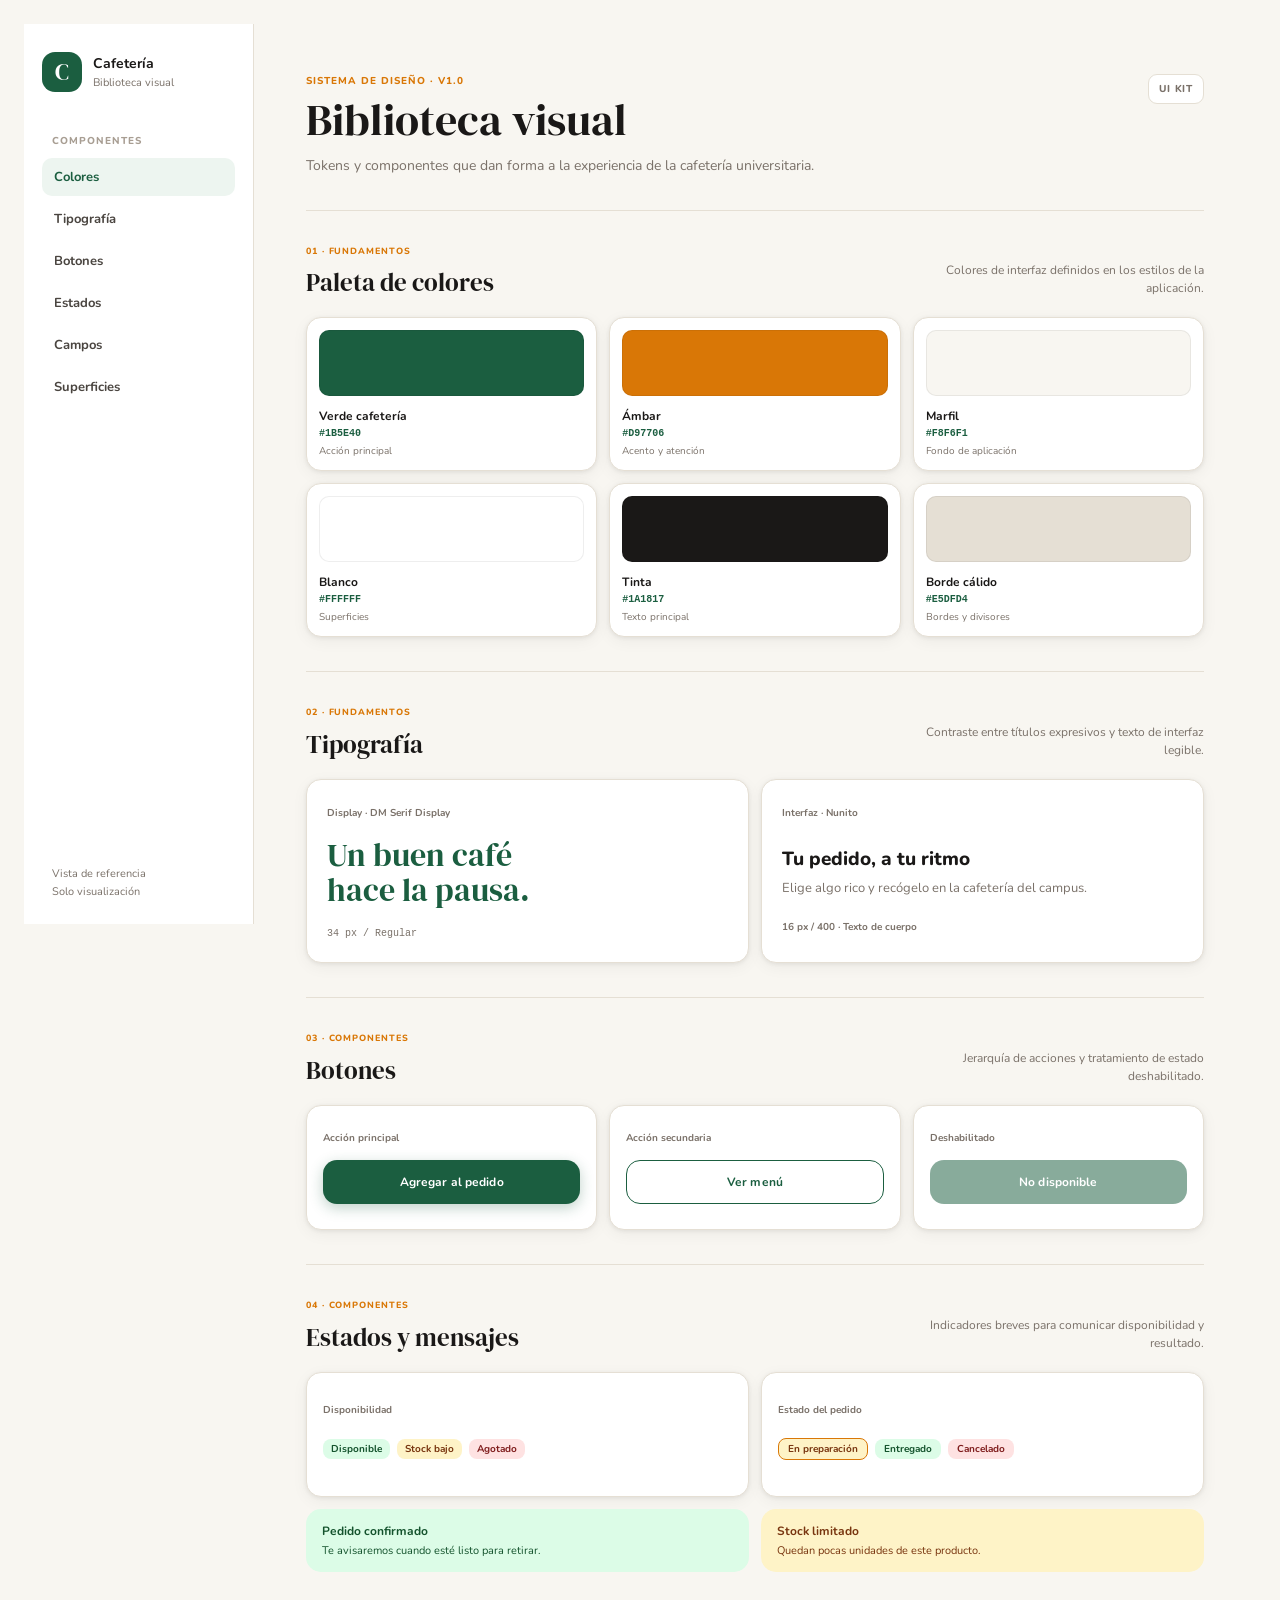
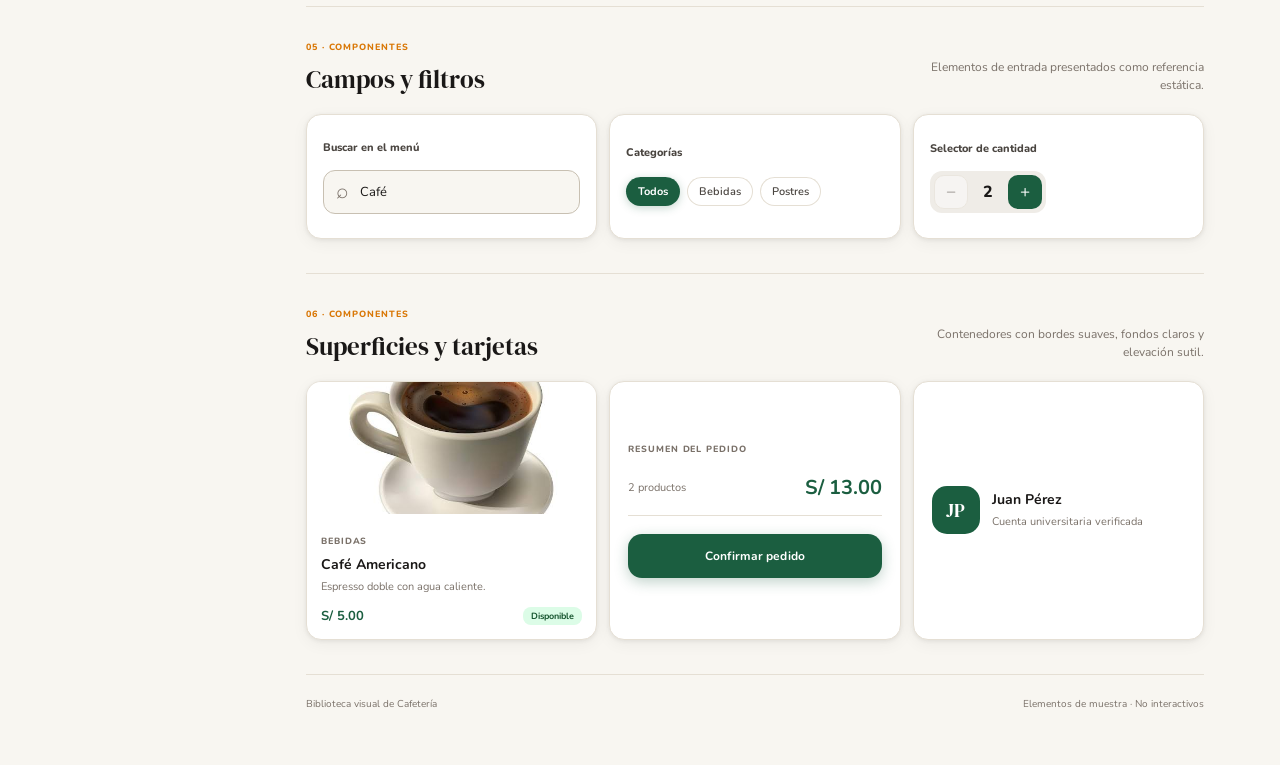
<file: design-system.html>
<!DOCTYPE html>
<html lang="es">
<head>
    <meta charset="UTF-8">
    <meta name="viewport" content="width=device-width, initial-scale=1.0">
    <meta name="theme-color" content="#f8f6f1">
    <title>Biblioteca visual · Cafetería</title>
    <link rel="stylesheet" href="css/crra.css">
    <link rel="stylesheet" href="css/design-system.css">
</head>
<body>
    <div class="ds-layout">
        <aside class="ds-sidebar">
            <a class="ds-brand" href="#inicio" aria-label="Biblioteca visual de Cafetería">
                <span class="ds-brand-mark">C</span>
                <span><strong>Cafetería</strong><small>Biblioteca visual</small></span>
            </a>
            <p class="ds-nav-label">Componentes</p>
            <nav class="ds-nav" aria-label="Secciones de la biblioteca">
                <a href="#colores">Colores</a>
                <a href="#tipografia">Tipografía</a>
                <a href="#botones">Botones</a>
                <a href="#estados">Estados</a>
                <a href="#campos">Campos</a>
                <a href="#superficies">Superficies</a>
            </nav>
            <p class="ds-sidebar-note">Vista de referencia<br>Solo visualización</p>
        </aside>

        <main class="ds-main" id="inicio">
            <header class="ds-page-header">
                <div>
                    <p class="eyebrow">Sistema de diseño · v1.0</p>
                    <h1>Biblioteca visual</h1>
                    <p class="ds-intro">Tokens y componentes que dan forma a la experiencia de la cafetería universitaria.</p>
                </div>
                <span class="ds-version">UI KIT</span>
            </header>

            <section class="ds-section" id="colores">
                <div class="ds-section-heading">
                    <div><p class="eyebrow">01 · Fundamentos</p><h2>Paleta de colores</h2></div>
                    <p>Colores de interfaz definidos en los estilos de la aplicación.</p>
                </div>
                <div class="ds-color-grid">
                    <article class="ds-color-card"><span class="ds-swatch" style="--swatch: #1b5e40"></span><strong>Verde cafetería</strong><code>#1B5E40</code><small>Acción principal</small></article>
                    <article class="ds-color-card"><span class="ds-swatch" style="--swatch: #d97706"></span><strong>Ámbar</strong><code>#D97706</code><small>Acento y atención</small></article>
                    <article class="ds-color-card"><span class="ds-swatch" style="--swatch: #f8f6f1"></span><strong>Marfil</strong><code>#F8F6F1</code><small>Fondo de aplicación</small></article>
                    <article class="ds-color-card"><span class="ds-swatch" style="--swatch: #ffffff"></span><strong>Blanco</strong><code>#FFFFFF</code><small>Superficies</small></article>
                    <article class="ds-color-card"><span class="ds-swatch" style="--swatch: #1a1817"></span><strong>Tinta</strong><code>#1A1817</code><small>Texto principal</small></article>
                    <article class="ds-color-card"><span class="ds-swatch" style="--swatch: #e5dfd4"></span><strong>Borde cálido</strong><code>#E5DFD4</code><small>Bordes y divisores</small></article>
                </div>
            </section>

            <section class="ds-section" id="tipografia">
                <div class="ds-section-heading">
                    <div><p class="eyebrow">02 · Fundamentos</p><h2>Tipografía</h2></div>
                    <p>Contraste entre títulos expresivos y texto de interfaz legible.</p>
                </div>
                <div class="ds-type-specimens">
                    <article class="ds-type-card">
                        <span class="ds-type-meta">Display · DM Serif Display</span>
                        <h3 class="ds-display-sample">Un buen café<br>hace la pausa.</h3>
                        <code>34 px / Regular</code>
                    </article>
                    <article class="ds-type-card">
                        <span class="ds-type-meta">Interfaz · Nunito</span>
                        <h3 class="ds-heading-sample">Tu pedido, a tu ritmo</h3>
                        <p>Elige algo rico y recógelo en la cafetería del campus.</p>
                        <span class="ds-type-meta">16 px / 400 · Texto de cuerpo</span>
                    </article>
                </div>
            </section>

            <section class="ds-section" id="botones">
                <div class="ds-section-heading">
                    <div><p class="eyebrow">03 · Componentes</p><h2>Botones</h2></div>
                    <p>Jerarquía de acciones y tratamiento de estado deshabilitado.</p>
                </div>
                <div class="ds-component-grid">
                    <article class="ds-component-card">
                        <span class="ds-type-meta">Acción principal</span>
                        <button class="action-button action-primary ds-demo-button" type="button">Agregar al pedido</button>
                    </article>
                    <article class="ds-component-card">
                        <span class="ds-type-meta">Acción secundaria</span>
                        <button class="action-button action-secondary ds-demo-button" type="button">Ver menú</button>
                    </article>
                    <article class="ds-component-card">
                        <span class="ds-type-meta">Deshabilitado</span>
                        <button class="action-button action-primary ds-demo-button" type="button" disabled>No disponible</button>
                    </article>
                </div>
            </section>

            <section class="ds-section" id="estados">
                <div class="ds-section-heading">
                    <div><p class="eyebrow">04 · Componentes</p><h2>Estados y mensajes</h2></div>
                    <p>Indicadores breves para comunicar disponibilidad y resultado.</p>
                </div>
                <div class="ds-state-grid">
                    <article class="ds-component-card">
                        <span class="ds-type-meta">Disponibilidad</span>
                        <div class="ds-badge-row">
                            <span class="stock-badge stock-available">Disponible</span>
                            <span class="stock-badge stock-low">Stock bajo</span>
                            <span class="stock-badge stock-out">Agotado</span>
                        </div>
                    </article>
                    <article class="ds-component-card">
                        <span class="ds-type-meta">Estado del pedido</span>
                        <div class="ds-badge-row">
                            <span class="status-badge status-preparing">En preparación</span>
                            <span class="status-badge status-done">Entregado</span>
                            <span class="status-badge status-cancelled">Cancelado</span>
                        </div>
                    </article>
                    <article class="ds-alert ds-alert-success"><strong>Pedido confirmado</strong><span>Te avisaremos cuando esté listo para retirar.</span></article>
                    <article class="ds-alert ds-alert-warning"><strong>Stock limitado</strong><span>Quedan pocas unidades de este producto.</span></article>
                </div>
            </section>

            <section class="ds-section" id="campos">
                <div class="ds-section-heading">
                    <div><p class="eyebrow">05 · Componentes</p><h2>Campos y filtros</h2></div>
                    <p>Elementos de entrada presentados como referencia estática.</p>
                </div>
                <div class="ds-component-grid">
                    <article class="ds-component-card">
                        <label class="ds-field-label" for="ds-search">Buscar en el menú</label>
                        <div class="ds-search-field"><span aria-hidden="true">⌕</span><input id="ds-search" type="text" value="Café" readonly></div>
                    </article>
                    <article class="ds-component-card">
                        <span class="ds-field-label">Categorías</span>
                        <div class="ds-badge-row"><span class="category-chip active">Todos</span><span class="category-chip">Bebidas</span><span class="category-chip">Postres</span></div>
                    </article>
                    <article class="ds-component-card">
                        <span class="ds-field-label">Selector de cantidad</span>
                        <div class="quantity-picker ds-quantity">
                            <button type="button" disabled aria-label="Disminuir cantidad">−</button>
                            <span>2</span>
                            <button type="button" aria-label="Aumentar cantidad">+</button>
                        </div>
                    </article>
                </div>
            </section>

            <section class="ds-section" id="superficies">
                <div class="ds-section-heading">
                    <div><p class="eyebrow">06 · Componentes</p><h2>Superficies y tarjetas</h2></div>
                    <p>Contenedores con bordes suaves, fondos claros y elevación sutil.</p>
                </div>
                <div class="ds-surface-grid">
                    <article class="ds-surface-card ds-product-card">
                        <img src="img/cafe.jpg" alt="Taza de café americano">
                        <div class="ds-product-body">
                            <span class="eyebrow">Bebidas</span>
                            <h3>Café Americano</h3>
                            <p>Espresso doble con agua caliente.</p>
                            <div class="ds-product-footer"><strong>S/ 5.00</strong><span class="stock-badge stock-available">Disponible</span></div>
                        </div>
                    </article>
                    <article class="ds-surface-card ds-summary-card">
                        <span class="eyebrow">Resumen del pedido</span>
                        <div><span>2 productos</span><strong>S/ 13.00</strong></div>
                        <button class="action-button action-primary ds-demo-button" type="button">Confirmar pedido</button>
                    </article>
                    <article class="ds-surface-card ds-profile-card">
                        <span class="ds-avatar">JP</span>
                        <div><h3>Juan Pérez</h3><p>Cuenta universitaria verificada</p></div>
                    </article>
                </div>
            </section>

            <footer class="ds-footer">Biblioteca visual de Cafetería <span>Elementos de muestra · No interactivos</span></footer>
        </main>
    </div>
</body>
</html>
</file>
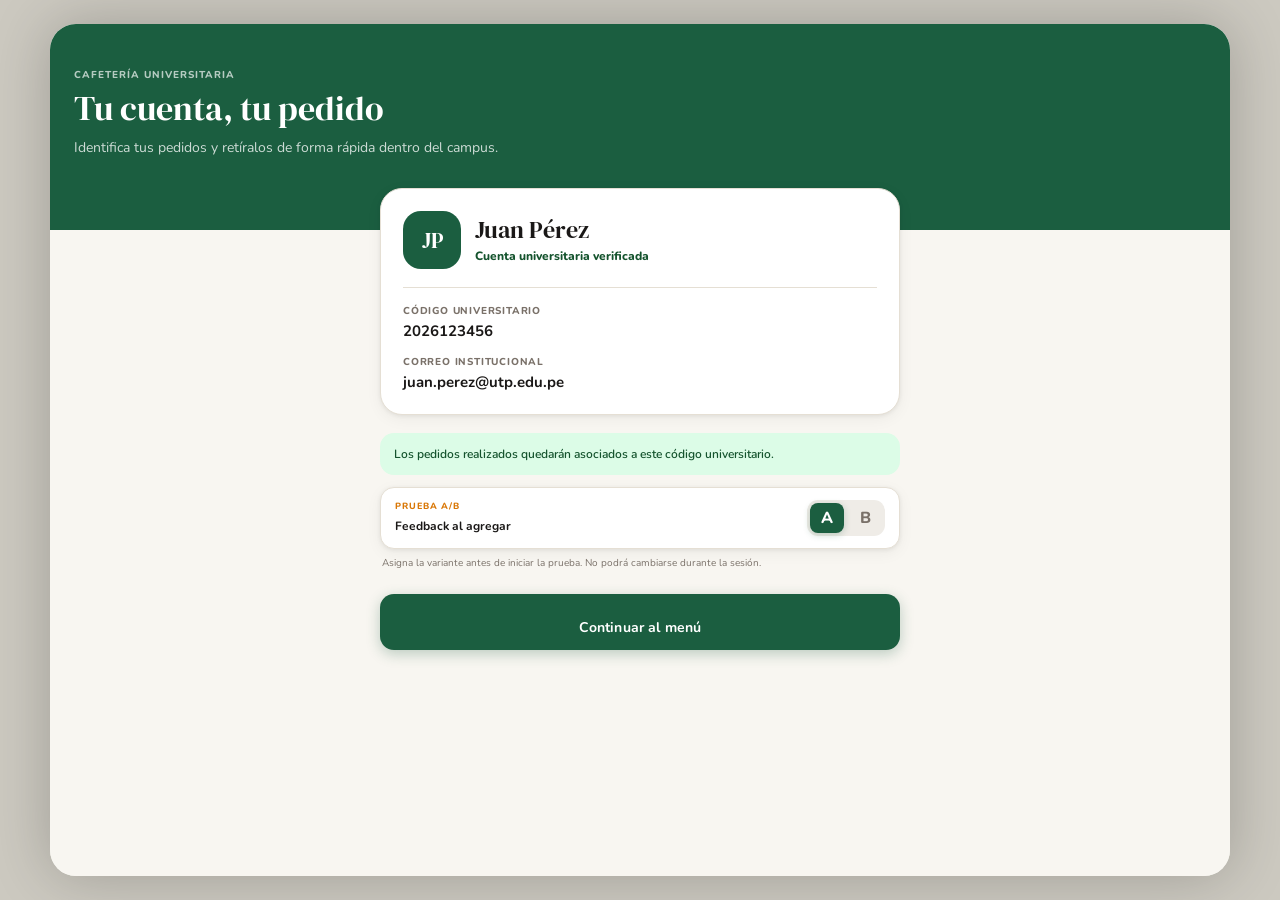
<file: index2.html>
<!DOCTYPE html>
<html lang="es">
<head>
    <meta charset="UTF-8">
    <meta name="viewport" content="width=device-width, initial-scale=1.0">
    <meta name="theme-color" content="#ffffff">
    <title>Sistema de pedidos - Cafetería</title>
    <link rel="stylesheet" href="css/crra.css">
    <script src="js/crra.js" defer></script>
</head>
<body>
    <main id="app" class="app-shell" aria-live="polite"></main>
    <div id="toast" class="toast" role="status" aria-live="polite"></div>
</body>
</html>
</file>
<file: css/crra.css>
@import url("https://fonts.googleapis.com/css2?family=DM+Serif+Display&family=Nunito:wght@400;500;600;700;800&display=swap");

:root {
    --ui-bg: #f8f6f1;
    --ui-canvas: #ccc9c0;
    --ui-primary: #1b5e40;
    --ui-primary-hover: #236b4a;
    --ui-primary-soft: #edf5f0;
    --ui-on-primary: #fff;
    --ui-accent: #d97706;
    --ui-success: #16a34a;
    --ui-success-bg: #dcfce7;
    --ui-success-text: #14532d;
    --ui-warning-bg: #fef3c7;
    --ui-warning-text: #78350f;
    --ui-danger: #dc2626;
    --ui-danger-bg: #fee2e2;
    --ui-danger-text: #7f1d1d;
    --ui-disabled: #6b7280;
    --ui-disabled-bg: #f3f4f6;
    --ui-surface: #fff;
    --ui-surface-muted: #efece7;
    --ui-border: #e5dfd4;
    --ui-border-strong: #c8c0b2;
    --ui-text: #1a1817;
    --ui-text-mid: #4a4540;
    --ui-text-muted: #7a7169;
    --ui-text-light: #a89e93;
    --ui-focus: #f59e0b;
    --ui-shadow: 0 1px 4px rgb(0 0 0 / 7%), 0 4px 16px rgb(0 0 0 / 5%);
    --ui-shadow-primary: 0 4px 14px rgb(27 94 64 / 28%);
    --font-display: "DM Serif Display", Georgia, serif;
    --font-sans: "Nunito", system-ui, sans-serif;
    font-family: var(--font-sans);
    color: var(--ui-text);
    background: var(--ui-canvas);
    font-synthesis: none;
    text-rendering: optimizeLegibility;
}

* {
    box-sizing: border-box;
    scrollbar-width: none;
}

*::-webkit-scrollbar {
    display: none;
}

body {
    min-width: 320px;
    min-height: 100vh;
    margin: 0;
    background: var(--ui-canvas);
}

button,
input {
    font: inherit;
}

button {
    color: inherit;
    -webkit-tap-highlight-color: transparent;
}

button:focus-visible,
input:focus-visible {
    outline: 3px solid var(--ui-focus);
    outline-offset: 3px;
}

.app-shell {
    position: relative;
    display: flex;
    width: 100%;
    max-width: 430px;
    min-height: 100vh;
    flex-direction: column;
    margin: 0 auto;
    overflow: hidden;
    background: var(--ui-bg);
    box-shadow: 0 0 60px rgb(0 0 0 / 22%);
}

.eyebrow {
    margin: 0;
    color: var(--ui-text-muted);
    font-size: 10px;
    font-weight: 800;
    letter-spacing: 0.1em;
    line-height: 1.4;
    text-transform: uppercase;
}

.account-screen,
.menu-screen,
.detail-screen,
.standard-screen,
.confirmation-screen {
    display: flex;
    min-height: 100dvh;
    flex-direction: column;
    background: var(--ui-bg);
    animation: screen-enter 240ms cubic-bezier(0.2, 0.8, 0.2, 1) both;
}

.account-hero {
    padding: 44px 24px 72px;
    color: var(--ui-on-primary);
    background: var(--ui-primary);
}

.account-hero .eyebrow {
    margin-bottom: 8px;
    color: rgb(255 255 255 / 68%);
}

.account-hero h1 {
    margin: 0;
    font-family: var(--font-display);
    font-size: 34px;
    font-weight: 400;
    line-height: 1.1;
}

.account-hero > p:last-child {
    max-width: 430px;
    margin: 10px 0 0;
    font-size: 14px;
    line-height: 1.5;
    opacity: 0.78;
}

.account-content {
    display: flex;
    flex: 1;
    flex-direction: column;
    margin-top: -42px;
    padding: 0 20px 24px;
}

.account-card,
.quantity-card,
.cart-item,
.modify-item,
.total-card,
.order-details,
.history-card,
.pickup-card,
.tracking-list {
    border: 1.5px solid var(--ui-border);
    border-radius: 20px;
    background: var(--ui-surface);
    box-shadow: var(--ui-shadow);
}

.account-card {
    padding: 22px;
    border-radius: 22px;
}

.account-identity {
    display: flex;
    align-items: center;
    gap: 14px;
    padding-bottom: 18px;
    border-bottom: 1px solid var(--ui-border);
}

.avatar {
    display: grid;
    width: 58px;
    height: 58px;
    flex: 0 0 auto;
    place-items: center;
    border-radius: 18px;
    color: var(--ui-on-primary);
    background: var(--ui-primary);
    font-family: var(--font-display);
    font-size: 22px;
}

.account-identity h2 {
    margin: 0;
    font-family: var(--font-display);
    font-size: 24px;
    font-weight: 400;
    line-height: 1.1;
}

.account-identity p {
    margin: 5px 0 0;
    color: var(--ui-success-text);
    font-size: 12px;
    font-weight: 800;
}

.account-fields {
    display: grid;
    gap: 14px;
    padding-top: 16px;
}

.account-fields span,
.account-fields strong {
    display: block;
}

.account-fields span {
    color: var(--ui-text-muted);
    font-size: 10px;
    font-weight: 800;
    letter-spacing: 0.08em;
    text-transform: uppercase;
}

.account-fields strong {
    margin-top: 3px;
    font-size: 15px;
    overflow-wrap: anywhere;
}

.account-notice {
    margin: 18px 0 12px;
    padding: 12px 14px;
    border-radius: 14px;
    color: var(--ui-success-text);
    background: var(--ui-success-bg);
    font-size: 12px;
    font-weight: 600;
    line-height: 1.5;
}

.variant-card {
    display: flex;
    align-items: center;
    justify-content: space-between;
    gap: 16px;
    padding: 12px 14px;
    border: 1px solid var(--ui-border);
    border-radius: 14px;
    background: var(--ui-surface);
    box-shadow: var(--ui-shadow);
}

.variant-eyebrow {
    margin: 0 0 2px;
    color: var(--ui-accent);
    font-size: 9px;
    font-weight: 800;
    letter-spacing: 0.1em;
    text-transform: uppercase;
}

.variant-card strong {
    font-size: 12px;
}

.variant-control {
    display: flex;
    gap: 4px;
    padding: 3px;
    border-radius: 11px;
    background: var(--ui-surface-muted);
}

.variant-control button {
    min-width: 34px;
    height: 30px;
    border: 0;
    border-radius: 8px;
    color: var(--ui-text-muted);
    background: transparent;
    cursor: pointer;
    font-weight: 800;
}

.variant-control button[aria-pressed="true"] {
    color: white;
    background: var(--ui-primary);
    box-shadow: 0 2px 7px rgb(27 94 64 / 24%);
}

.variant-control button:disabled {
    cursor: default;
    opacity: 0.6;
}

.variant-help {
    margin: 7px 2px 0;
    color: var(--ui-text-muted);
    font-size: 10px;
    line-height: 1.4;
}

.action-button {
    display: flex;
    width: 100%;
    min-height: 48px;
    align-items: center;
    justify-content: center;
    gap: 8px;
    padding: 13px 20px;
    border: 0;
    border-radius: 14px;
    cursor: pointer;
    font-size: 14px;
    font-weight: 700;
    letter-spacing: 0.01em;
    transition: transform 150ms ease, background-color 150ms ease, box-shadow 150ms ease;
}

.action-button:hover:not(:disabled) {
    transform: translateY(-1px);
}

.action-button:active:not(:disabled) {
    transform: translateY(1px) scale(0.985);
}

.action-button:disabled {
    cursor: not-allowed;
    opacity: 0.52;
    box-shadow: none;
}

.action-primary {
    color: white;
    background: var(--ui-primary);
    box-shadow: var(--ui-shadow-primary);
}

.action-primary:hover:not(:disabled) {
    background: var(--ui-primary-hover);
}

.action-secondary {
    border: 1.5px solid var(--ui-primary);
    color: var(--ui-primary);
    background: var(--ui-surface);
}

.action-secondary:hover:not(:disabled) {
    background: var(--ui-primary-soft);
}

.account-content > .action-button {
    margin-top: auto;
    padding-top: 24px;
}

.account-content > .action-button.action-primary {
    margin-top: 24px;
}

.spinner {
    width: 14px;
    height: 14px;
    border: 2px solid rgb(255 255 255 / 45%);
    border-top-color: white;
    border-radius: 50%;
    animation: ui-spin 700ms linear infinite;
}

.menu-hero {
    flex-shrink: 0;
    padding: 40px 20px 22px;
    color: white;
    background: var(--ui-primary);
}

.menu-heading {
    display: flex;
    align-items: flex-start;
    justify-content: space-between;
    gap: 12px;
    margin-bottom: 18px;
}

.menu-heading .eyebrow {
    margin-bottom: 4px;
    color: rgb(255 255 255 / 55%);
}

.menu-heading h1 {
    margin: 0;
    font-family: var(--font-display);
    font-size: 28px;
    font-weight: 400;
    line-height: 1.1;
}

.menu-icons {
    display: flex;
    gap: 8px;
}

.menu-icons button,
.floating-cart,
.floating-back {
    position: relative;
    display: grid;
    width: 44px;
    height: 44px;
    flex: 0 0 auto;
    place-items: center;
    border: 1.5px solid rgb(255 255 255 / 20%);
    border-radius: 14px;
    color: white;
    background: rgb(255 255 255 / 12%);
    cursor: pointer;
}

.menu-icons button:hover {
    background: rgb(255 255 255 / 22%);
}

.menu-icons svg,
.floating-cart svg,
.floating-back svg,
.search-box svg {
    stroke: currentColor;
}

.cart-badge {
    position: absolute;
    top: -6px;
    right: -6px;
    display: grid;
    min-width: 18px;
    height: 18px;
    place-items: center;
    padding: 0 4px;
    border: 2px solid var(--ui-primary);
    border-radius: 50px;
    color: white;
    background: var(--ui-accent);
    font-size: 9px;
    font-weight: 800;
}

.search-box {
    display: flex;
    min-height: 46px;
    align-items: center;
    gap: 12px;
    padding: 0 14px;
    border: 1.5px solid rgb(255 255 255 / 20%);
    border-radius: 14px;
    color: rgb(255 255 255 / 60%);
    background: rgb(255 255 255 / 12%);
}

.search-box input {
    width: 100%;
    min-width: 0;
    padding: 12px 0;
    border: 0;
    outline: 0;
    color: white;
    background: transparent;
    font-size: 14px;
}

.search-box input::placeholder {
    color: rgb(255 255 255 / 62%);
}

.menu-categories {
    display: flex;
    flex-shrink: 0;
    gap: 8px;
    overflow-x: auto;
    padding: 14px 20px 8px;
}

.category-chip {
    flex: 0 0 auto;
    padding: 8px 18px;
    border: 0;
    border-radius: 50px;
    color: var(--ui-text-mid);
    background: var(--ui-surface);
    box-shadow: inset 0 0 0 1px var(--ui-border);
    cursor: pointer;
    font-size: 13px;
    font-weight: 600;
}

.category-chip.active {
    color: white;
    background: var(--ui-primary);
    box-shadow: 0 2px 8px rgb(27 94 64 / 25%);
    font-weight: 700;
}

.product-list {
    flex: 1;
    overflow-y: auto;
    padding: 8px 20px 20px;
}

.product-grid {
    display: grid;
    grid-template-columns: repeat(2, minmax(0, 1fr));
    gap: 12px;
}

.product-card {
    position: relative;
    display: block;
    min-width: 0;
    padding: 0;
    overflow: hidden;
    border: 1.5px solid var(--ui-border);
    border-radius: 18px;
    background: var(--ui-surface);
    box-shadow: var(--ui-shadow);
    cursor: pointer;
    text-align: left;
    transition: transform 200ms ease, box-shadow 200ms ease;
}

.product-card:not(:disabled):hover {
    transform: translateY(-3px);
    box-shadow: 0 8px 24px rgb(27 94 64 / 14%);
}

.product-card:disabled {
    cursor: not-allowed;
    opacity: 0.6;
}

.product-image {
    position: relative;
    display: block;
    height: 110px;
    overflow: hidden;
    background: var(--ui-surface-muted);
}

.product-image img,
.cart-item-image img,
.detail-hero > img {
    display: block;
    width: 100%;
    height: 100%;
    object-fit: cover;
}

.sold-out-cover {
    position: absolute;
    inset: 0;
    display: flex;
    align-items: center;
    justify-content: center;
    background: rgb(0 0 0 / 35%);
}

.sold-out-cover strong {
    padding: 4px 10px;
    border-radius: 8px;
    color: white;
    background: var(--ui-danger);
    font-size: 10px;
}

.item-count {
    position: absolute;
    top: 8px;
    right: 8px;
    padding: 2px 7px;
    border-radius: 8px;
    color: white;
    background: var(--ui-accent);
    font-size: 10px;
    font-weight: 800;
}

.product-info {
    display: block;
    padding: 10px 12px 12px;
}

.product-info > strong {
    display: block;
    min-height: 17px;
    margin-bottom: 5px;
    color: var(--ui-text);
    font-size: 12px;
    line-height: 1.3;
}

.product-price-row {
    display: flex;
    align-items: center;
    justify-content: space-between;
    gap: 4px;
    margin-bottom: 8px;
}

.product-price-row > b {
    color: var(--ui-primary);
    font-size: 13px;
    font-weight: 800;
}

.stock-badge {
    display: inline-flex;
    align-items: center;
    gap: 5px;
    padding: 3px 8px;
    border-radius: 8px;
    font-size: 10px;
    font-weight: 700;
    white-space: nowrap;
}

.stock-available {
    color: var(--ui-success-text);
    background: var(--ui-success-bg);
}

.stock-low {
    color: var(--ui-warning-text);
    background: var(--ui-warning-bg);
}

.stock-out {
    color: var(--ui-danger-text);
    background: var(--ui-danger-bg);
}

.product-add-label {
    display: block;
    padding: 5px 0;
    border-radius: 8px;
    color: white;
    background: var(--ui-primary);
    font-size: 11px;
    font-weight: 700;
    text-align: center;
}

.product-card:disabled .product-add-label {
    color: var(--ui-disabled);
    background: var(--ui-disabled-bg);
}

.menu-cart-footer {
    flex-shrink: 0;
    padding: 12px 20px 28px;
    border-top: 1px solid var(--ui-border);
    background: var(--ui-bg);
}

.cart-summary-button {
    display: flex;
    width: 100%;
    min-height: 54px;
    align-items: center;
    justify-content: space-between;
    gap: 10px;
    padding: 12px 16px;
    border: 0;
    border-radius: 16px;
    color: white;
    background: var(--ui-primary);
    box-shadow: var(--ui-shadow-primary);
    cursor: pointer;
}

.cart-summary-button span:last-child {
    font-size: 13px;
    font-weight: 700;
}

.cart-summary-count {
    display: grid;
    width: 26px;
    height: 26px;
    place-items: center;
    border-radius: 8px;
    color: white;
    background: var(--ui-accent);
    font-size: 11px;
    font-weight: 800;
}

.empty-state {
    padding: 48px 20px;
    color: var(--ui-text-muted);
    font-size: 14px;
    text-align: center;
}

.empty-state p {
    margin: 10px 0 0;
}

.detail-hero {
    position: relative;
    height: 260px;
    flex: 0 0 auto;
    overflow: hidden;
    background: var(--ui-surface-muted);
}

.detail-overlay {
    position: absolute;
    inset: 0;
    background: linear-gradient(to bottom, rgb(0 0 0 / 25%), transparent 40%, rgb(0 0 0 / 55%));
}

.floating-back,
.floating-cart {
    position: absolute;
    z-index: 1;
    top: 44px;
    width: 40px;
    height: 40px;
    border: 0;
    border-radius: 12px;
    color: var(--ui-text);
    background: rgb(255 255 255 / 90%);
    box-shadow: var(--ui-shadow);
}

.floating-back {
    left: 16px;
}

.floating-cart {
    right: 16px;
}

.floating-cart .cart-badge {
    border-color: white;
}

.detail-title {
    position: absolute;
    right: 20px;
    bottom: 16px;
    left: 20px;
    color: white;
}

.detail-title .eyebrow {
    margin-bottom: 4px;
    color: rgb(255 255 255 / 75%);
}

.detail-title h1 {
    margin: 0;
    font-family: var(--font-display);
    font-size: 28px;
    font-weight: 400;
    line-height: 1.1;
}

.detail-content {
    display: flex;
    flex: 1;
    flex-direction: column;
    gap: 16px;
    overflow-y: auto;
    padding: 20px 20px 28px;
}

.detail-summary {
    display: flex;
    align-items: flex-start;
    justify-content: space-between;
    gap: 14px;
}

.detail-description {
    margin: 0 0 10px;
    color: var(--ui-text-muted);
    font-size: 14px;
    line-height: 1.6;
}

.detail-price {
    flex: 0 0 auto;
    text-align: right;
}

.detail-price span,
.subtotal span {
    display: block;
    color: var(--ui-text-muted);
    font-size: 11px;
    font-weight: 600;
}

.detail-price strong {
    color: var(--ui-primary);
    font-size: 26px;
    line-height: 1.1;
    white-space: nowrap;
}

.quantity-card {
    padding: 18px 20px;
    border-radius: 18px;
}

.quantity-card h2 {
    margin: 0 0 14px;
    color: var(--ui-text-mid);
    font-size: 11px;
    font-weight: 700;
    letter-spacing: 0.08em;
    text-transform: uppercase;
}

.quantity-card-row,
.quantity-picker {
    display: flex;
    align-items: center;
}

.quantity-card-row {
    justify-content: space-between;
    gap: 12px;
}

.quantity-picker {
    gap: 4px;
    padding: 4px;
    border-radius: 12px;
    background: var(--ui-surface-muted);
}

.quantity-picker button {
    display: grid;
    width: 34px;
    height: 34px;
    place-items: center;
    border: 1.5px solid var(--ui-border);
    border-radius: 10px;
    color: var(--ui-text-mid);
    background: var(--ui-surface);
    cursor: pointer;
}

.quantity-picker button:last-child {
    border-color: transparent;
    color: white;
    background: var(--ui-primary);
}

.quantity-picker button:disabled {
    cursor: not-allowed;
    opacity: 0.45;
}

.quantity-picker span {
    width: 32px;
    color: var(--ui-text);
    font-size: 16px;
    font-weight: 800;
    text-align: center;
}

.subtotal {
    text-align: right;
}

.subtotal strong {
    color: var(--ui-accent);
    font-size: 20px;
    font-weight: 800;
}

.stock-warning {
    margin: 10px 0 0;
    padding: 6px 10px;
    border-radius: 8px;
    color: var(--ui-warning-text);
    background: var(--ui-warning-bg);
    font-size: 11px;
    font-weight: 600;
}

.screen-header {
    display: flex;
    flex-shrink: 0;
    align-items: center;
    gap: 12px;
    padding: 40px 20px 22px;
    color: white;
    background: var(--ui-primary);
}

.screen-header .eyebrow {
    margin-bottom: 3px;
    color: rgb(255 255 255 / 60%);
}

.screen-header h1 {
    margin: 0;
    font-family: var(--font-display);
    font-size: 24px;
    font-weight: 400;
    line-height: 1.1;
}

.back-button {
    display: grid;
    width: 38px;
    height: 38px;
    flex: 0 0 auto;
    place-items: center;
    border: 0;
    border-radius: 12px;
    color: white;
    background: rgb(255 255 255 / 15%);
    cursor: pointer;
}

.scroll-content {
    flex: 1;
    overflow-y: auto;
    padding: 16px 20px;
}

.cart-items,
.modify-items {
    display: flex;
    flex-direction: column;
    gap: 10px;
}

.cart-item,
.modify-item {
    display: flex;
    align-items: center;
    gap: 12px;
    padding: 12px 14px;
    border-radius: 16px;
}

.cart-item-image {
    width: 52px;
    height: 52px;
    flex: 0 0 auto;
    overflow: hidden;
    border-radius: 12px;
    background: var(--ui-surface-muted);
}

.cart-item-main {
    display: flex;
    min-width: 0;
    flex: 1;
    flex-direction: column;
    gap: 3px;
}

.cart-item-main > strong {
    color: var(--ui-text);
    font-size: 13px;
}

.cart-item-main > span {
    color: var(--ui-text-muted);
    font-size: 11px;
}

.line-total {
    flex: 0 0 auto;
    color: var(--ui-primary);
    font-size: 14px;
}

.cart-item-quantity .quantity-picker {
    gap: 1px;
    padding: 2px;
}

.cart-item-quantity .quantity-picker button {
    width: 26px;
    height: 28px;
    border-radius: 8px;
}

.cart-item-quantity .quantity-picker span {
    width: 22px;
    font-size: 13px;
}

.total-card {
    display: flex;
    align-items: center;
    justify-content: space-between;
    gap: 14px;
    margin-top: 16px;
    padding: 14px 18px;
    border-radius: 16px;
}

.total-card > div > span,
.total-card > span {
    display: block;
    color: var(--ui-text-muted);
    font-size: 11px;
    font-weight: 700;
    letter-spacing: 0.08em;
    text-transform: uppercase;
}

.total-card small {
    display: block;
    margin-top: 3px;
    color: var(--ui-text-muted);
    font-size: 11px;
}

.total-card > strong {
    color: var(--ui-primary);
    font-size: 26px;
    font-weight: 800;
    white-space: nowrap;
}

.screen-actions {
    display: flex;
    flex-shrink: 0;
    flex-direction: column;
    gap: 10px;
    padding: 12px 20px 32px;
}

.ghost-button {
    border: 1px solid var(--ui-border);
    color: var(--ui-text-mid);
    background: var(--ui-surface-muted);
    box-shadow: none;
}

.modify-item {
    flex-wrap: wrap;
    padding: 14px 16px;
}

.modify-item .cart-item-main {
    gap: 5px;
}

.modify-item .quantity-picker {
    align-self: flex-start;
    margin-top: 6px;
}

.remove-item {
    display: flex;
    align-items: center;
    gap: 4px;
    padding: 6px 9px;
    border: 1.5px solid var(--ui-danger);
    border-radius: 10px;
    color: var(--ui-danger);
    background: var(--ui-danger-bg);
    cursor: pointer;
    font-size: 11px;
    font-weight: 700;
}

.standard-screen > .scroll-content > .empty-state {
    padding-top: 60px;
}

.confirmation-brand {
    flex-shrink: 0;
    padding: 40px 20px 22px;
    color: rgb(255 255 255 / 60%);
    background: var(--ui-primary);
    font-size: 10px;
    font-weight: 700;
    letter-spacing: 0.14em;
    text-align: center;
    text-transform: uppercase;
}

.confirmation-content {
    display: flex;
    flex: 1;
    flex-direction: column;
    align-items: center;
    overflow-y: auto;
    padding: 30px 24px;
}

.confirmation-check {
    display: grid;
    width: 84px;
    height: 84px;
    flex: 0 0 auto;
    place-items: center;
    margin-bottom: 20px;
    border: 3px solid var(--ui-success);
    border-radius: 50%;
    color: var(--ui-success);
    background: var(--ui-success-bg);
    animation: success-pop 520ms cubic-bezier(0.2, 0.8, 0.2, 1) both;
}

.confirmation-content > h1 {
    margin: 0 0 6px;
    font-family: var(--font-display);
    font-size: 28px;
    font-weight: 400;
    text-align: center;
}

.confirmation-subtitle {
    margin: 0 0 24px;
    color: var(--ui-text-muted);
    font-size: 14px;
    text-align: center;
}

.order-details {
    width: 100%;
    flex: 0 0 auto;
    overflow: hidden;
    border-radius: 20px;
}

.order-details h2 {
    margin: 0;
    padding: 12px 20px;
    border-bottom: 1px solid var(--ui-border);
    color: var(--ui-text-muted);
    background: var(--ui-surface-muted);
    font-size: 10px;
    letter-spacing: 0.08em;
    text-transform: uppercase;
}

.detail-row {
    display: flex;
    align-items: center;
    justify-content: space-between;
    gap: 12px;
    margin: 0 20px;
    padding: 13px 0;
    border-bottom: 1px solid var(--ui-border);
}

.detail-row:last-child {
    border-bottom: 0;
}

.detail-row > span {
    color: var(--ui-text-muted);
    font-size: 13px;
}

.detail-row > strong {
    font-size: 13px;
    text-align: right;
}

.detail-row.total > strong {
    color: var(--ui-primary);
    font-size: 22px;
}

.status-badge {
    display: inline-flex;
    align-items: center;
    padding: 3px 9px;
    border-radius: 8px;
    font-size: 10px;
    font-weight: 700;
    white-space: nowrap;
}

.status-preparing {
    border: 1px solid var(--ui-accent);
    color: var(--ui-warning-text);
    background: var(--ui-warning-bg);
}

.status-done {
    color: var(--ui-success-text);
    background: var(--ui-success-bg);
}

.status-cancelled {
    color: var(--ui-danger-text);
    background: var(--ui-danger-bg);
}

.tracking-progress {
    flex-shrink: 0;
    padding: 14px 20px;
    border-bottom: 1px solid var(--ui-border);
    background: var(--ui-surface);
}

.tracking-progress > p {
    margin: 0 0 10px;
    padding: 7px 9px;
    border-radius: 10px;
    color: var(--ui-warning-text);
    background: var(--ui-warning-bg);
    font-size: 10px;
    font-weight: 700;
    line-height: 1.4;
}

.progress-track {
    display: flex;
    gap: 3px;
}

.progress-track span {
    height: 6px;
    flex: 1;
    border-radius: 3px;
    background: var(--ui-border);
}

.progress-track span.complete {
    background: var(--ui-success);
}

.progress-track span.current {
    background: var(--ui-accent);
}

.progress-labels {
    display: flex;
    justify-content: space-between;
    gap: 4px;
    margin-top: 6px;
    color: var(--ui-text-muted);
    font-size: 10px;
}

.progress-labels strong {
    color: var(--ui-warning-text);
    text-align: center;
}

.tracking-content {
    display: grid;
    gap: 12px;
}

.tracking-list {
    padding: 16px 18px 0;
}

.tracking-step {
    position: relative;
    display: grid;
    grid-template-columns: 36px minmax(0, 1fr);
    gap: 14px;
    min-height: 80px;
}

.tracking-step:not(:last-child)::after {
    position: absolute;
    top: 36px;
    bottom: 0;
    left: 17px;
    width: 2px;
    background: var(--ui-border);
    content: "";
}

.tracking-step.done:not(:last-child)::after {
    background: var(--ui-success);
}

.tracking-marker {
    z-index: 1;
    display: grid;
    width: 36px;
    height: 36px;
    place-items: center;
    border: 2px solid var(--ui-border-strong);
    border-radius: 50%;
    color: var(--ui-text-muted);
    background: var(--ui-disabled-bg);
    font-size: 14px;
}

.tracking-step.done .tracking-marker {
    border-color: var(--ui-success);
    color: var(--ui-success);
    background: var(--ui-success-bg);
}

.tracking-step.current .tracking-marker {
    border-color: var(--ui-accent);
    color: var(--ui-warning-text);
    background: var(--ui-warning-bg);
}

.tracking-step > div:last-child {
    padding: 4px 0 24px;
}

.tracking-title {
    display: flex;
    align-items: center;
    flex-wrap: wrap;
    gap: 8px;
}

.tracking-title > strong {
    font-size: 13px;
}

.tracking-step:not(.current):not(.done) .tracking-title > strong {
    color: var(--ui-text-muted);
}

.tracking-step p {
    margin: 4px 0 0;
    color: var(--ui-text-muted);
    font-size: 11px;
    line-height: 1.45;
}

.pickup-card {
    padding: 22px 18px;
    border-color: var(--ui-success);
    text-align: center;
}

.pickup-card h2 {
    margin: 12px 0 5px;
    font-family: var(--font-display);
    font-size: 26px;
    font-weight: 400;
}

.pickup-card > p {
    margin: 0 0 14px;
    color: var(--ui-text-muted);
    font-size: 13px;
}

.qr-placeholder {
    display: grid;
    width: 190px;
    height: 190px;
    grid-template-columns: repeat(7, 1fr);
    gap: 2px;
    margin: 0 auto 10px;
    padding: 12px;
    border: 1px solid var(--ui-border);
    border-radius: 16px;
    background: white;
    box-shadow: var(--ui-shadow);
}

.qr-placeholder i {
    background: transparent;
}

.qr-placeholder i.dark {
    background: var(--ui-text);
}

.qr-caption,
.pickup-label {
    display: block;
    color: var(--ui-text-muted);
    font-size: 10px;
    font-weight: 800;
    letter-spacing: 0.08em;
    text-transform: uppercase;
}

.qr-caption {
    margin-bottom: 12px;
}

.pickup-label {
    font-size: 11px;
}

.pickup-code {
    display: block;
    margin: 3px 0 10px;
    color: var(--ui-primary);
    font-size: 25px;
    font-weight: 800;
    letter-spacing: 0.14em;
}

.history-list {
    display: flex;
    flex-direction: column;
    gap: 10px;
}

.history-card {
    overflow: hidden;
    border-radius: 16px;
}

.history-card.active-order {
    border-color: var(--ui-accent);
}

.history-card-main {
    padding: 14px 16px;
}

.history-heading {
    display: flex;
    align-items: flex-start;
    justify-content: space-between;
    gap: 8px;
    margin-bottom: 8px;
}

.history-heading > div > strong,
.history-heading > div > span {
    display: block;
}

.history-heading > div > strong {
    margin-bottom: 2px;
    font-size: 13px;
}

.history-heading > div > span,
.history-card-main > p {
    color: var(--ui-text-muted);
    font-size: 11px;
}

.history-card-main > p {
    margin: 0 0 10px;
    line-height: 1.5;
}

.history-total {
    display: flex;
    align-items: center;
    justify-content: space-between;
}

.history-total > strong {
    color: var(--ui-primary);
    font-size: 16px;
}

.history-total button,
.text-button {
    display: inline-flex;
    align-items: center;
    gap: 4px;
    padding: 5px 10px;
    border: 1px solid var(--ui-border);
    border-radius: 8px;
    color: var(--ui-text-mid);
    background: var(--ui-surface-muted);
    cursor: pointer;
    font-size: 12px;
    font-weight: 700;
}

.history-detail {
    padding: 12px 16px;
    border-top: 1px solid var(--ui-border);
    background: var(--ui-surface-muted);
    animation: detail-open 180ms ease both;
}

.history-detail h3 {
    margin: 0 0 8px;
    color: var(--ui-text-muted);
    font-size: 10px;
    letter-spacing: 0.08em;
    text-transform: uppercase;
}

.history-detail p {
    margin: 4px 0;
    padding-bottom: 4px;
    color: var(--ui-text-mid);
    font-size: 12px;
}

.history-detail h3:not(:first-child) {
    margin-top: 14px;
}

.pickup-history {
    padding: 7px 10px !important;
    border-radius: 8px;
    color: var(--ui-success-text) !important;
    background: var(--ui-success-bg);
    font-weight: 700;
}

.mini-progress {
    display: flex;
    justify-content: space-between;
    gap: 4px;
}

.mini-progress span {
    flex: 1;
    padding-top: 5px;
    border-top: 3px solid var(--ui-border);
    color: var(--ui-text-light);
    font-size: 8px;
    text-align: center;
}

.mini-progress span.done {
    border-color: var(--ui-success);
    color: var(--ui-success-text);
    font-weight: 700;
}

.history-detail .cancelled-note {
    margin-top: 10px;
    padding: 6px 9px;
    border-radius: 8px;
    color: var(--ui-danger-text);
    background: var(--ui-danger-bg);
}

.text-button {
    margin-top: 9px;
}

.dialog-backdrop {
    position: absolute;
    z-index: 10;
    inset: 0;
    display: flex;
    align-items: center;
    justify-content: center;
    padding: 20px;
    background: rgb(26 24 23 / 48%);
    backdrop-filter: blur(3px);
}

.confirm-dialog {
    width: 100%;
    max-width: 380px;
    padding: 22px;
    border: 1px solid var(--ui-border);
    border-radius: 20px;
    background: var(--ui-surface);
    box-shadow: 0 18px 52px rgb(26 24 23 / 28%);
    animation: screen-enter 180ms ease both;
}

.confirm-dialog h2 {
    margin: 0;
    font-family: var(--font-display);
    font-size: 24px;
    font-weight: 400;
}

.confirm-dialog > p {
    margin: 8px 0 20px;
    color: var(--ui-text-muted);
    font-size: 13px;
    line-height: 1.55;
}

.dialog-actions {
    display: grid;
    gap: 9px;
}

.toast {
    position: fixed;
    z-index: 50;
    top: max(18px, env(safe-area-inset-top));
    left: 50%;
    display: flex;
    width: max-content;
    max-width: min(340px, calc(100vw - 40px));
    align-items: center;
    padding: 11px 15px;
    transform: translate(-50%, -10px);
    border-radius: 14px;
    color: white;
    background: var(--ui-primary);
    box-shadow: 0 12px 32px rgb(26 24 23 / 26%);
    font-size: 12px;
    font-weight: 800;
    opacity: 0;
    pointer-events: none;
    transition: opacity 150ms ease, transform 150ms ease;
}

.toast.visible {
    transform: translate(-50%, 0);
    opacity: 1;
}

@keyframes screen-enter {
    from { opacity: 0; transform: translateY(8px); }
    to { opacity: 1; transform: translateY(0); }
}

@keyframes detail-open {
    from { opacity: 0; transform: translateY(-4px); }
    to { opacity: 1; transform: translateY(0); }
}

@keyframes success-pop {
    0% { opacity: 0; transform: scale(0.72); }
    65% { transform: scale(1.08); }
    100% { opacity: 1; transform: scale(1); }
}

@keyframes ui-spin {
    to { transform: rotate(360deg); }
}

@media (min-width: 700px) {
    body {
        padding: 24px;
    }

    .app-shell {
        max-width: 920px;
        min-height: calc(100dvh - 48px);
        border-radius: 26px;
    }

    .account-screen,
    .menu-screen,
    .detail-screen,
    .standard-screen,
    .confirmation-screen {
        min-height: calc(100dvh - 48px);
    }

    .account-content {
        width: min(100%, 560px);
        align-self: center;
    }

    .product-grid {
        grid-template-columns: repeat(3, minmax(0, 1fr));
    }

    .product-image {
        height: 140px;
    }

    .tracking-content {
        grid-template-columns: minmax(280px, 0.9fr) minmax(320px, 1.1fr);
        align-items: start;
    }
}

@media (min-width: 1040px) {
    .app-shell {
        max-width: 1180px;
    }

    .product-grid {
        grid-template-columns: repeat(4, minmax(0, 1fr));
    }
}

@media (max-width: 370px) {
    .account-hero {
        padding-right: 20px;
        padding-left: 20px;
    }

    .account-content {
        padding-right: 16px;
        padding-left: 16px;
    }

    .menu-icons {
        gap: 5px;
    }

    .menu-icons button {
        width: 39px;
        height: 39px;
    }

    .product-grid {
        gap: 9px;
    }

    .product-list {
        padding-right: 14px;
        padding-left: 14px;
    }

    .product-info {
        padding-right: 9px;
        padding-left: 9px;
    }

    .product-info > strong {
        font-size: 11px;
    }

    .stock-badge {
        padding: 3px 5px;
        font-size: 9px;
    }
}

@media (prefers-reduced-motion: reduce) {
    *,
    *::before,
    *::after {
        scroll-behavior: auto !important;
        animation-duration: 1ms !important;
        animation-iteration-count: 1 !important;
        transition-duration: 1ms !important;
    }
}
</file>
<file: css/design-system.css>
html {
    scroll-behavior: smooth;
}

body {
    min-width: 320px;
    background: var(--ui-bg);
}

.ds-layout {
    display: grid;
    min-height: 100vh;
    grid-template-columns: 230px minmax(0, 1fr);
}

.ds-sidebar {
    position: sticky;
    top: 0;
    display: flex;
    height: 100vh;
    flex-direction: column;
    padding: 28px 18px 22px;
    border-right: 1px solid var(--ui-border);
    background: var(--ui-surface);
}

.ds-brand {
    display: flex;
    align-items: center;
    gap: 11px;
    color: var(--ui-text);
    text-decoration: none;
}

.ds-brand-mark,
.ds-avatar {
    display: grid;
    flex: 0 0 auto;
    place-items: center;
    color: white;
    background: var(--ui-primary);
    font-family: var(--font-display);
}

.ds-brand-mark {
    width: 40px;
    height: 40px;
    border-radius: 13px;
    font-size: 23px;
}

.ds-brand strong,
.ds-brand small {
    display: block;
}

.ds-brand strong {
    font-size: 14px;
}

.ds-brand small {
    margin-top: 2px;
    color: var(--ui-text-muted);
    font-size: 11px;
}

.ds-nav-label {
    margin: 42px 10px 10px;
    color: var(--ui-text-light);
    font-size: 10px;
    font-weight: 800;
    letter-spacing: 0.1em;
    text-transform: uppercase;
}

.ds-nav {
    display: grid;
    gap: 4px;
}

.ds-nav a {
    padding: 10px 12px;
    border-radius: 10px;
    color: var(--ui-text-mid);
    font-size: 13px;
    font-weight: 700;
    text-decoration: none;
}

.ds-nav a:first-child,
.ds-nav a:hover {
    color: var(--ui-primary);
    background: var(--ui-primary-soft);
}

.ds-sidebar-note {
    margin: auto 10px 0;
    color: var(--ui-text-muted);
    font-size: 11px;
    line-height: 1.7;
}

.ds-main {
    width: min(100%, 1120px);
    margin: 0 auto;
    padding: 50px 52px 30px;
}

.ds-page-header {
    display: flex;
    align-items: flex-start;
    justify-content: space-between;
    gap: 24px;
    padding: 0 0 32px;
    border-bottom: 1px solid var(--ui-border);
}

.ds-page-header .eyebrow,
.ds-section-heading .eyebrow {
    margin-bottom: 8px;
    color: var(--ui-accent);
}

.ds-page-header h1,
.ds-section-heading h2 {
    margin: 0;
    font-family: var(--font-display);
    font-weight: 400;
}

.ds-page-header h1 {
    font-size: clamp(32px, 4vw, 44px);
    line-height: 1.1;
}

.ds-intro {
    max-width: 560px;
    margin: 11px 0 0;
    color: var(--ui-text-muted);
    font-size: 14px;
    line-height: 1.6;
}

.ds-version {
    flex: 0 0 auto;
    padding: 7px 10px;
    border: 1px solid var(--ui-border);
    border-radius: 9px;
    color: var(--ui-text-muted);
    background: var(--ui-surface);
    font-size: 10px;
    font-weight: 800;
    letter-spacing: 0.08em;
}

.ds-section {
    padding: 34px 0;
    border-bottom: 1px solid var(--ui-border);
    scroll-margin-top: 24px;
}

.ds-section-heading {
    display: flex;
    align-items: flex-end;
    justify-content: space-between;
    gap: 24px;
    margin-bottom: 18px;
}

.ds-section-heading .eyebrow {
    font-size: 9px;
}

.ds-section-heading h2 {
    font-size: 25px;
}

.ds-section-heading > p {
    max-width: 290px;
    margin: 0 0 2px;
    color: var(--ui-text-muted);
    font-size: 12px;
    line-height: 1.5;
    text-align: right;
}

.ds-color-grid,
.ds-component-grid,
.ds-state-grid,
.ds-surface-grid {
    display: grid;
    grid-template-columns: repeat(3, minmax(0, 1fr));
    gap: 12px;
}

.ds-color-card,
.ds-type-card,
.ds-component-card,
.ds-alert,
.ds-surface-card {
    min-width: 0;
    border: 1px solid var(--ui-border);
    border-radius: 15px;
    background: var(--ui-surface);
    box-shadow: var(--ui-shadow);
}

.ds-color-card {
    display: flex;
    flex-direction: column;
    padding: 12px;
}

.ds-swatch {
    height: 66px;
    margin-bottom: 12px;
    border: 1px solid rgb(26 24 23 / 7%);
    border-radius: 10px;
    background: var(--swatch);
}

.ds-color-card strong {
    font-size: 12px;
}

.ds-color-card code {
    margin-top: 4px;
    color: var(--ui-primary);
    font-size: 10px;
    font-weight: 700;
}

.ds-color-card small {
    margin-top: 5px;
    color: var(--ui-text-muted);
    font-size: 10px;
}

.ds-type-specimens {
    display: grid;
    grid-template-columns: 1fr 1fr;
    gap: 12px;
}

.ds-type-card {
    min-height: 178px;
    padding: 20px;
}

.ds-type-meta {
    color: var(--ui-text-muted);
    font-size: 10px;
    font-weight: 700;
}

.ds-display-sample {
    margin: 16px 0 12px;
    color: var(--ui-primary);
    font-family: var(--font-display);
    font-size: 32px;
    font-weight: 400;
    line-height: 1.1;
}

.ds-type-card code {
    color: var(--ui-text-muted);
    font-size: 10px;
}

.ds-heading-sample {
    margin: 24px 0 7px;
    font-size: 19px;
    font-weight: 800;
}

.ds-type-card p {
    margin: 0 0 16px;
    color: var(--ui-text-muted);
    font-size: 13px;
    line-height: 1.5;
}

.ds-component-card {
    display: flex;
    min-height: 125px;
    flex-direction: column;
    justify-content: center;
    gap: 15px;
    padding: 16px;
}

.ds-demo-button {
    width: 100%;
    min-height: 44px;
    padding: 10px 14px;
    font-size: 12px;
}

.ds-state-grid {
    grid-template-columns: repeat(2, minmax(0, 1fr));
}

.ds-badge-row {
    display: flex;
    min-height: 34px;
    align-items: center;
    flex-wrap: wrap;
    gap: 7px;
}

.ds-alert {
    display: flex;
    flex-direction: column;
    gap: 4px;
    padding: 14px 16px;
    border: 0;
    box-shadow: none;
}

.ds-alert strong {
    font-size: 12px;
}

.ds-alert span {
    font-size: 11px;
    line-height: 1.45;
}

.ds-alert-success {
    color: var(--ui-success-text);
    background: var(--ui-success-bg);
}

.ds-alert-warning {
    color: var(--ui-warning-text);
    background: var(--ui-warning-bg);
}

.ds-field-label {
    color: var(--ui-text-mid);
    font-size: 11px;
    font-weight: 800;
}

.ds-search-field {
    display: flex;
    min-height: 44px;
    align-items: center;
    gap: 9px;
    padding: 0 12px;
    border: 1px solid var(--ui-border-strong);
    border-radius: 12px;
    color: var(--ui-text-muted);
    background: var(--ui-bg);
}

.ds-search-field > span {
    font-size: 21px;
    line-height: 1;
}

.ds-search-field input {
    width: 100%;
    min-width: 0;
    border: 0;
    outline: 0;
    color: var(--ui-text);
    background: transparent;
    font-size: 13px;
}

.ds-component-card .category-chip {
    padding: 7px 12px;
    font-size: 11px;
    cursor: default;
}

.ds-quantity {
    align-self: flex-start;
}

.ds-quantity button {
    font-size: 17px;
}

.ds-surface-grid {
    grid-template-columns: repeat(3, minmax(0, 1fr));
    align-items: stretch;
}

.ds-surface-card {
    overflow: hidden;
}

.ds-product-card > img {
    display: block;
    width: 100%;
    height: 132px;
    object-fit: cover;
}

.ds-product-body {
    padding: 14px;
}

.ds-product-body .eyebrow {
    font-size: 9px;
}

.ds-product-body h3,
.ds-profile-card h3 {
    margin: 5px 0;
    font-size: 14px;
}

.ds-product-body > p,
.ds-profile-card p {
    margin: 0;
    color: var(--ui-text-muted);
    font-size: 11px;
    line-height: 1.5;
}

.ds-product-footer {
    display: flex;
    align-items: center;
    justify-content: space-between;
    gap: 6px;
    margin-top: 12px;
}

.ds-product-footer > strong {
    color: var(--ui-primary);
    font-size: 13px;
}

.ds-product-footer .stock-badge {
    font-size: 9px;
}

.ds-summary-card {
    display: flex;
    flex-direction: column;
    justify-content: center;
    gap: 18px;
    padding: 18px;
}

.ds-summary-card > .eyebrow {
    font-size: 9px;
}

.ds-summary-card > div {
    display: flex;
    align-items: center;
    justify-content: space-between;
    gap: 8px;
    padding-bottom: 14px;
    border-bottom: 1px solid var(--ui-border);
}

.ds-summary-card > div > span {
    color: var(--ui-text-muted);
    font-size: 11px;
}

.ds-summary-card > div > strong {
    color: var(--ui-primary);
    font-size: 20px;
}

.ds-profile-card {
    display: flex;
    align-items: center;
    gap: 12px;
    padding: 18px;
}

.ds-avatar {
    width: 48px;
    height: 48px;
    border-radius: 15px;
    font-size: 19px;
}

.ds-profile-card h3 {
    margin-top: 0;
}

.ds-footer {
    display: flex;
    justify-content: space-between;
    gap: 12px;
    padding: 22px 0 0;
    color: var(--ui-text-muted);
    font-size: 10px;
}

.ds-footer span {
    text-align: right;
}

@media (max-width: 900px) {
    .ds-layout {
        grid-template-columns: 190px minmax(0, 1fr);
    }

    .ds-main {
        padding: 38px 28px 24px;
    }

    .ds-color-grid,
    .ds-component-grid,
    .ds-surface-grid {
        grid-template-columns: repeat(2, minmax(0, 1fr));
    }
}

@media (max-width: 620px) {
    .ds-layout {
        display: block;
    }

    .ds-sidebar {
        position: static;
        width: 100%;
        height: auto;
        padding: 14px 18px 10px;
        border-right: 0;
        border-bottom: 1px solid var(--ui-border);
    }

    .ds-nav-label,
    .ds-sidebar-note {
        display: none;
    }

    .ds-nav {
        display: flex;
        gap: 4px;
        overflow-x: auto;
        margin-top: 12px;
    }

    .ds-nav a {
        flex: 0 0 auto;
        padding: 8px 10px;
        font-size: 11px;
    }

    .ds-main {
        padding: 28px 18px 22px;
    }

    .ds-page-header {
        padding-bottom: 24px;
    }

    .ds-section {
        padding: 26px 0;
    }

    .ds-section-heading {
        display: block;
    }

    .ds-section-heading > p {
        margin-top: 7px;
        text-align: left;
    }

    .ds-color-grid {
        grid-template-columns: repeat(2, minmax(0, 1fr));
    }

    .ds-component-grid,
    .ds-state-grid,
    .ds-surface-grid,
    .ds-type-specimens {
        grid-template-columns: 1fr;
    }

    .ds-component-card {
        min-height: 112px;
    }

    .ds-product-card > img {
        height: 170px;
    }
}

@media (prefers-reduced-motion: reduce) {
    html {
        scroll-behavior: auto;
    }
}
</file>
